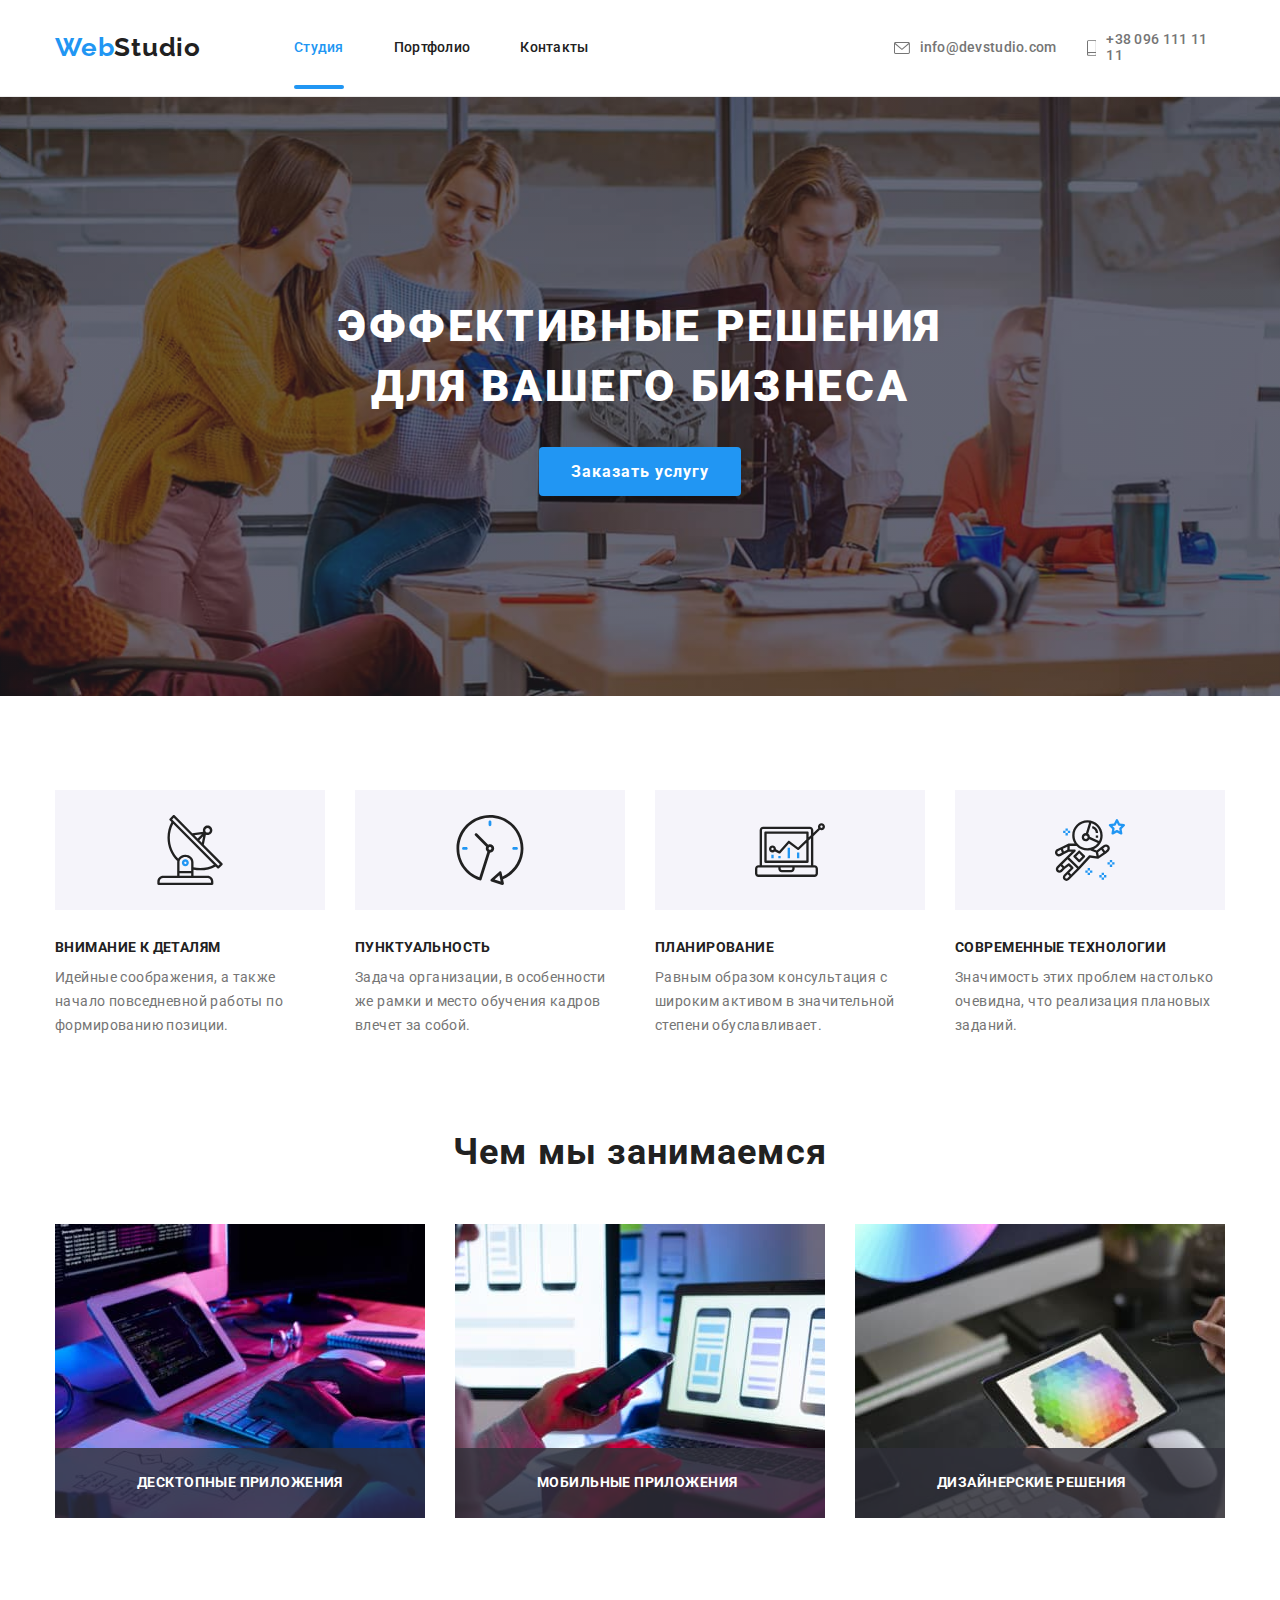
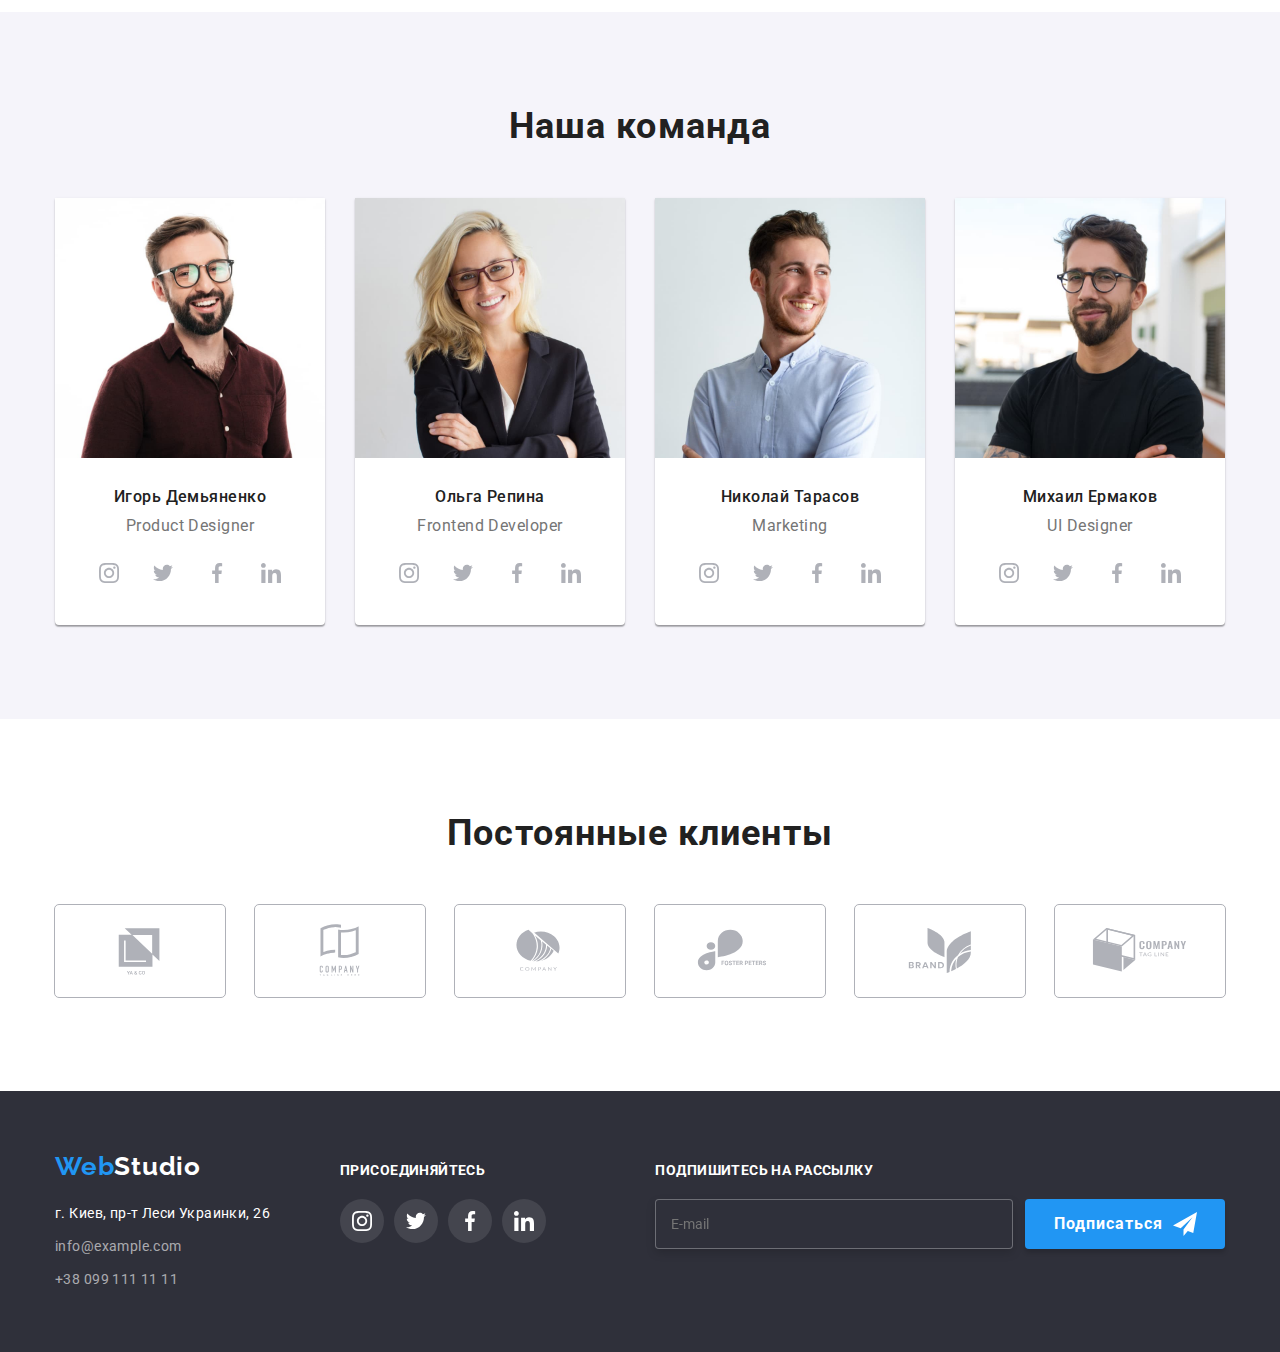
<file: index.html>
<!DOCTYPE html>
<html lang="ru">
<head>
    <meta charset="UTF-8">
    <meta http-equiv="X-UA-Compatible" content="IE=edge">
    <meta name="viewport" content="width=device-width, initial-scale=1.0">

    <link rel="preconnect" href="https://fonts.googleapis.com">
    <link rel="preconnect" href="https://fonts.gstatic.com" crossorigin>
    <link href="https://fonts.googleapis.com/css2?family=Raleway:wght@700&family=Roboto:wght@400;500;700;900&display=swap"
    rel="stylesheet">
    <link rel="stylesheet" href="https://cdnjs.cloudflare.com/ajax/libs/modern-normalize/1.1.0/modern-normalize.min.css">
    <link rel="stylesheet" href="./css/styles.css" />
    <title>Студия</title>
</head>
<body>
    <header>
        <div class="container navigation">
            <!-- Главная навигация -->
            <nav class="main-nav">
            <!-- Лого -->
                <a href="/" class="logo-header">Web<span class="logo-black">Studio</span></a>
                <!-- Навигация на другие страницы -->
                <ul class="site-nav list">
                    <li class="item"><a href="./index.html" class="link current">Студия</a></li>
                    <li class="item"><a href="./portfolio.html" class="link">Портфолио</a></li>
                    <li class="item"><a href="./contacts" class="link">Контакты</a></li>
                </ul>
            </nav>
            <ul class="contact list">
                    <!-- Ссылка на адрес электронной почты  -->
                <li class="item">
                    <a class="link" href="mailto:info@devstudio.com">
                            <svg class="mail-icon">
                                <use href="./images/icons-defs.svg#icon-envelope">
                                </use>
                            </svg>
                        info@devstudio.com
                    </a>
                </li>
                    <!-- Ссылка на телефонный номер -->
                <li class="item">
                    <a class="link" href="tel:+380961111111">
                        <svg class="phone-icon">
                            <use href="./images/icons-defs.svg#icon-phone">
                            </use>
                        </svg>
                        +38 096 111 11 11
                    </a>
                </li>
            </ul>
        </div>
    </header>
    <main>
            <!-- Кнопка в шапке -->
            <section class="hero">
                <div class="container">
                    <h1 class="hero-heading">Эффективные решения <br> для вашего бизнеса</h1>
                    <button class="hero-button" type="button" data-modal-open><span class="button-center">Заказать услугу</span></button>
                </div>
            </section>
            <!-- Особенности -->
            <section class="features section">
                <div class="container">
                <h2 class="title hide">Особенности</h2>
                <ul class="list">
                    <li class="feature-card icon-antenna">
                        <div class="thumb">
                            <svg class="feature-icon">
                                <use href="./images/icons-defs.svg#icon-antenna"></use>
                            </svg>
                        </div>
                        <h3 class="feature-title">Внимание к деталям</h3>
                        <p class="text">Идейные соображения, а также начало повседневной работы по формированию позиции.</p>
                    </li>
                    <li class="feature-card icon-clock">
                        <div class="thumb">
                            <svg class="feature-icon">
                                <use href="./images/icons-defs.svg#icon-clock"></use>
                            </svg>
                        </div>
                        <h3 class="feature-title">Пунктуальность</h3>
                        <p class="text">Задача организации, в особенности же рамки и место обучения кадров влечет за собой.</p>
                    </li>
                    <li class="feature-card icon-diagram">
                        <div class="thumb">
                            <svg class="feature-icon">
                                <use href="./images/icons-defs.svg#icon-diagram"></use>
                            </svg>
                        </div>
                        <h3 class="feature-title">Планирование</h3>
                        <p class="text">Равным образом консультация с широким активом в значительной степени обуславливает.</p>
                    </li>
                    <li class="feature-card icon-astronaut">
                        <div class="thumb">
                            <svg class="feature-icon">
                                <use href="./images/icons-defs.svg#icon-astronaut"></use>
                            </svg>
                        </div>
                        <h3 class="feature-title">Современные технологии</h3>
                        <p class="text">Значимость этих проблем настолько очевидна, что реализация плановых заданий.</p>
                    </li>
                </ul>
                </div>
            </section>
            <!-- Чем мы занимаемся -->
            <section class="work section">
                <div class="container">
                    <h2 class="title">Чем мы занимаемся</h2>
                    <ul class="list">
                        <li class="work-item">
                            <div class="work-thumb">
                                <h3 class="work-title">Десктопные приложения</h3>
                                <img class="img-no-gap" src="images/img1.jpg" alt="Server code" width="370" />
                            </div>
                        </li>
                        <li class="work-item">
                            <div class="work-thumb">
                                <p class="work-title">Мобильные приложения</p>
                                <img class="img-no-gap" src="images/img2.jpg" alt="Mobile App" width="370" />
                            </div>
                        </li>
                        <li class="work-item">
                            <div class="work-thumb">
                                <p class="work-title">Дизайнерские решения</p>
                                <img class="img-no-gap" src="images/img3.jpg" alt="Design" width="370" />
                            </div>
                        </li>
                    </ul>
                </div>
            </section>
            <!-- Наша команда -->
            <section class="team section">
                <div class="container">
                <h2 class="title">Наша команда</h2>
                <ul class="list">
                    <li class="item-card">
                        <img class="img-no-gap" src="images/imgpd.jpg" alt="Product Designer" width="270" />
                        <div class="bottom-card">
                            <h3 class="member-title product-designer">Игорь Демьяненко</h3>
                            <p class="text">Product Designer</p>
                            <ul class="socials list">
                                <li class="social">
                                    <a href="" class="link icon-instgram">
                                        <svg class="social-icon">
                                            <use href="./images/icons-defs.svg#icon-instagram-2">
                                            </use>
                                        </svg>
                                    </a>
                                </li>
                                <li class="social">
                                    <a href="" class="link icon-twitter">
                                        <svg class="social-icon">
                                            <use href="./images/icons-defs.svg#icon-twitter-1">
                                            </use>
                                        </svg>
                                    </a>
                                </li>
                                <li class="social">
                                    <a href="" class="link icon-facebook">
                                        <svg class="social-icon">
                                            <use href="./images/icons-defs.svg#icon-facebook-1">
                                            </use>
                                        </svg>
                                    </a>
                                </li>
                                <li class="social">
                                    <a href="" class="link icon-linkedin">
                                        <svg class="social-icon">
                                            <use href="./images/icons-defs.svg#icon-linkedin-1">
                                            </use>
                                        </svg>
                                    </a>
                                </li>
                            </ul>
                        </div>
                    </li>
                    <li class="item-card">
                        <img class="img-no-gap" src="images/imgfd.jpg" alt="Frontend Developer" width="270" />
                        <div class="bottom-card">
                            <h3 class="member-title frontend-developer">Ольга Репина</h3>
                            <p class="text">Frontend Developer</p>
                            <ul class="socials list">
                                <li class="social">
                                    <a href="" class="link icon-instgram">
                                        <svg class="social-icon">
                                            <use href="./images/icons-defs.svg#icon-instagram-2">
                                            </use>
                                        </svg>
                                    </a>
                                </li>
                                <li class="social">
                                    <a href="" class="link icon-twitter">
                                        <svg class="social-icon">
                                            <use href="./images/icons-defs.svg#icon-twitter-1">
                                            </use>
                                        </svg>
                                    </a>
                                </li>
                                <li class="social">
                                    <a href="" class="link icon-facebook">
                                        <svg class="social-icon">
                                            <use href="./images/icons-defs.svg#icon-facebook-1">
                                            </use>
                                        </svg>
                                    </a>
                                </li>
                                <li class="social">
                                    <a href="" class="link icon-linkedin">
                                        <svg class="social-icon">
                                            <use href="./images/icons-defs.svg#icon-linkedin-1">
                                            </use>
                                        </svg>
                                    </a>
                                </li>
                            </ul>
                        </div>
                    </li>
                    <li class="item-card">
                        <img class="img-no-gap" src="images/imgmark.jpg" alt="Marketing" width="270" />
                        <div class="bottom-card">
                            <h3 class="member-title marketing">Николай Тарасов</h3>
                            <p class="text">Marketing</p>
                            <ul class="socials list">
                                <li class="social">
                                    <a href="" class="link icon-instgram">
                                        <svg class="social-icon">
                                            <use href="./images/icons-defs.svg#icon-instagram-2">
                                            </use>
                                        </svg>
                                    </a>
                                </li>
                                <li class="social">
                                    <a href="" class="link icon-twitter">
                                        <svg class="social-icon">
                                            <use href="./images/icons-defs.svg#icon-twitter-1">
                                            </use>
                                        </svg>
                                    </a>
                                </li>
                                <li class="social">
                                    <a href="" class="link icon-facebook">
                                        <svg class="social-icon">
                                            <use href="./images/icons-defs.svg#icon-facebook-1">
                                            </use>
                                        </svg>
                                    </a>
                                </li>
                                <li class="social">
                                    <a href="" class="link icon-linkedin">
                                        <svg class="social-icon">
                                            <use href="./images/icons-defs.svg#icon-linkedin-1">
                                            </use>
                                        </svg>
                                    </a>
                                </li>
                            </ul>
                        </div>
                    </li>
                    <li class="item-card">
                        <img class="img-no-gap" src="images/imguid.jpg" alt="UI Designer" width="270" />
                        <div class="bottom-card">
                            <h3 class="member-title designer">Михаил Ермаков</h3>
                            <p class="text">UI Designer</p>
                            <ul class="socials list">
                                <li class="social">
                                    <a href="" class="link icon-instgram">
                                        <svg class="social-icon">
                                            <use href="./images/icons-defs.svg#icon-instagram-2">
                                            </use>
                                        </svg>
                                    </a>
                                </li>
                                <li class="social">
                                    <a href="" class="link icon-twitter">
                                        <svg class="social-icon">
                                            <use href="./images/icons-defs.svg#icon-twitter-1">
                                            </use>
                                        </svg>
                                    </a>
                                </li>
                                <li class="social">
                                    <a href="" class="link icon-facebook">
                                        <svg class="social-icon">
                                            <use href="./images/icons-defs.svg#icon-facebook-1">
                                            </use>
                                        </svg>
                                    </a>
                                </li>
                                <li class="social">
                                    <a href="" class="link icon-linkedin">
                                        <svg class="social-icon">
                                            <use href="./images/icons-defs.svg#icon-linkedin-1">
                                            </use>
                                        </svg>
                                    </a>
                                </li>
                            </ul>
                        </div>
                    </li>
                </ul>
                </div>
            </section>
            <section class="clients section">
                <div class="container">
                <h2 class="title">Постоянные клиенты</h2>
                    <ul class="list">
                        <li class="client">
                            <a href="" class="link">
                                <div class="client thumb client-thumb">
                                    <svg class="client-icon">
                                        <use href="./images/icons-defs.svg#icon-yaco">
                                        </use>
                                    </svg>
                                </div>
                            </a>
                        </li>
                        <li class="client">
                            <a href="" class="link">
                                <div class="client thumb client-thumb">
                                    <svg class="client-icon">
                                        <use href="./images/icons-defs.svg#icon-tagline">
                                        </use>
                                    </svg>
                                </div>
                            </a>
                        </li>
                        <li class="client">
                            <a href="" class="link">
                                <div class="client thumb client-thumb">
                                    <svg class="client-icon">
                                        <use href="./images/icons-defs.svg#icon-company">
                                        </use>
                                    </svg>
                                </div>
                            </a>
                        </li>
                        <li class="client">
                            <a href="" class="link">
                                <div class="client thumb client-thumb">
                                    <svg class="client-icon">
                                        <use href="./images/icons-defs.svg#icon-foster">
                                        </use>
                                    </svg>
                                </div>
                            </a>
                        </li>
                        <li class="client">
                            <a href="" class="link">
                                <div class="client thumb client-thumb">
                                    <svg class="client-icon">
                                        <use href="./images/icons-defs.svg#icon-brand">
                                        </use>
                                    </svg>
                                </div>
                            </a>
                        </li>
                        <li class="client">
                            <a href="" class="link">
                                <div class="client thumb client-thumb">
                                    <svg class="client-icon">
                                        <use href="./images/icons-defs.svg#icon-compbox">
                                        </use>
                                    </svg>
                                </div>
                            </a>
                        </li>
                    </ul>
                </div>
            </section>
    </main>
    <footer class="footer">
            <div class="container">
                <div class="footer-wraper">
                    <!-- Лого -->
                    <a href="/" class="logo-footer">Web<span class="logo-white">Studio</span></a>
                    <address>
                        <ul class="address list">
                            <!-- Ссылка на на карту с указанным адресом -->
                            <li class="item"><a class="map" href="https://goo.gl/maps/9BJSukgXdeU1Tu847" target="_blank" rel="noopener">г. Киев, пр-т Леси Украинки, 26</a></li>
                            <!-- Ссылка на адрес электронной почты  -->
                            <li class="item"><a class="link" href="mailto:info@example.com">info@example.com</a></li>
                            <!-- Ссылка на телефонный номер -->
                            <li class="item"><a class="link" href="tel:+380991111111">+38 099 111 11 11</a></li>
                        </ul>
                    </address>
                </div>
                <div class="join">
                    <p class="join-heading">присоединяйтесь</p>
                    <ul class="socials list">
                        <li class="social">
                                <a href="" class="link icon-instgram">
                                <svg class="social-icon">
                                    <use href="./images/icons-defs.svg#icon-instagram-2">
                                    </use>
                                </svg>
                            </a>
                        </li>
                        <li class="social">
                            <a href="" class="link icon-twitter">
                                <svg class="social-icon">
                                    <use href="./images/icons-defs.svg#icon-twitter-1">
                                    </use>
                                </svg>
                            </a>
                        </li>
                        <li class="social">
                            <a href="" class="link icon-facebook">
                                <svg class="social-icon">
                                    <use href="./images/icons-defs.svg#icon-facebook-1">
                                    </use>
                                </svg>
                            </a>
                        </li>
                        <li class="social">
                            <a href="" class="link icon-linkedin">
                                <svg class="social-icon">
                                    <use href="./images/icons-defs.svg#icon-linkedin-1">
                                    </use>
                                </svg>
                            </a>
                        </li>
                    </ul>
                </div>
                <div class="subscribe">
                    <p class="mailing-list">подпишитесь на рассылку</p>
                    <div class="subscribe-item">
                        <input style="color: var(--white-color);" type="email" name="email" placeholder="E-mail">
                        <button type="submit" class="subscription">Подписаться
                            <svg class="subscribe-icon">
                                <use href="./images/icons-defs.svg#icon-icon-send"></use>
                            </svg>
                        </button>
                    </div>
                </div>
            </div>
    </footer>

        <!-- Backdrop -->
        <div class="backdrop is-hidden" data-modal>
            <div class="modal">
                <p class="heading-form">Оставьте свои данные, мы вам перезвоним</p>
                <div class="modal-form">
                    <div class="wraper">
                        <label class="label" for="name">Имя</label>
                        <input class="input" type="text" name="name" id="name" autocomplete="on" />
                            <svg class="user-icon form-icon">
                                <use href="./images/icons-defs.svg#icon-person"></use>
                            </svg>
                        <label class="label" for="number">Телефон</label>
                        <input class="input" type="number" name="number" id="number" autocomplete="on" />
                            <svg class="form-phone-icon form-icon">
                                <use href="./images/icons-defs.svg#icon-phone-black"></use>
                            </svg>
                        <label class="label" for="email">Почта</label>
                        <input class="input" type="email" name="email" id="email" autocomplete="on" />
                            <svg class="form-email-icon form-icon">
                                <use href="./images/icons-defs.svg#icon-email-black"></use>
                            </svg>
                        <label class="label" for="feedback">Комментарий</label>
                        <textarea class="comment" name="feedback" id="feedback" rows="5" placeholder="Введите текст"></textarea>

                        <div class="wraper-submit">
                        <label class="agreement" for="agreement">
                            <input class="check__input" type="checkbox" name="agreement" value="agreement" id="agreement">
                            <span class="check__box"></span>
                            Соглашаюсь с рассылкой и принимаю <a href="#">Условия договора</a>
                        </label>
                        
                        <button class="submit-form" type="submit">Отправить</button>
                        </div>
                    </div>
                </div>

                <button type="button" class="close-modal" data-modal-close>
                    <svg class="modal-icon">
                        <use href="./images/icons-defs.svg#icon-close-modal"></use>
                    </svg>
                </button>
            </div>
        </div>
        <!-- Modal script -->
        <script src="./js/modal.js"></script>
</body>
</html>
</file>
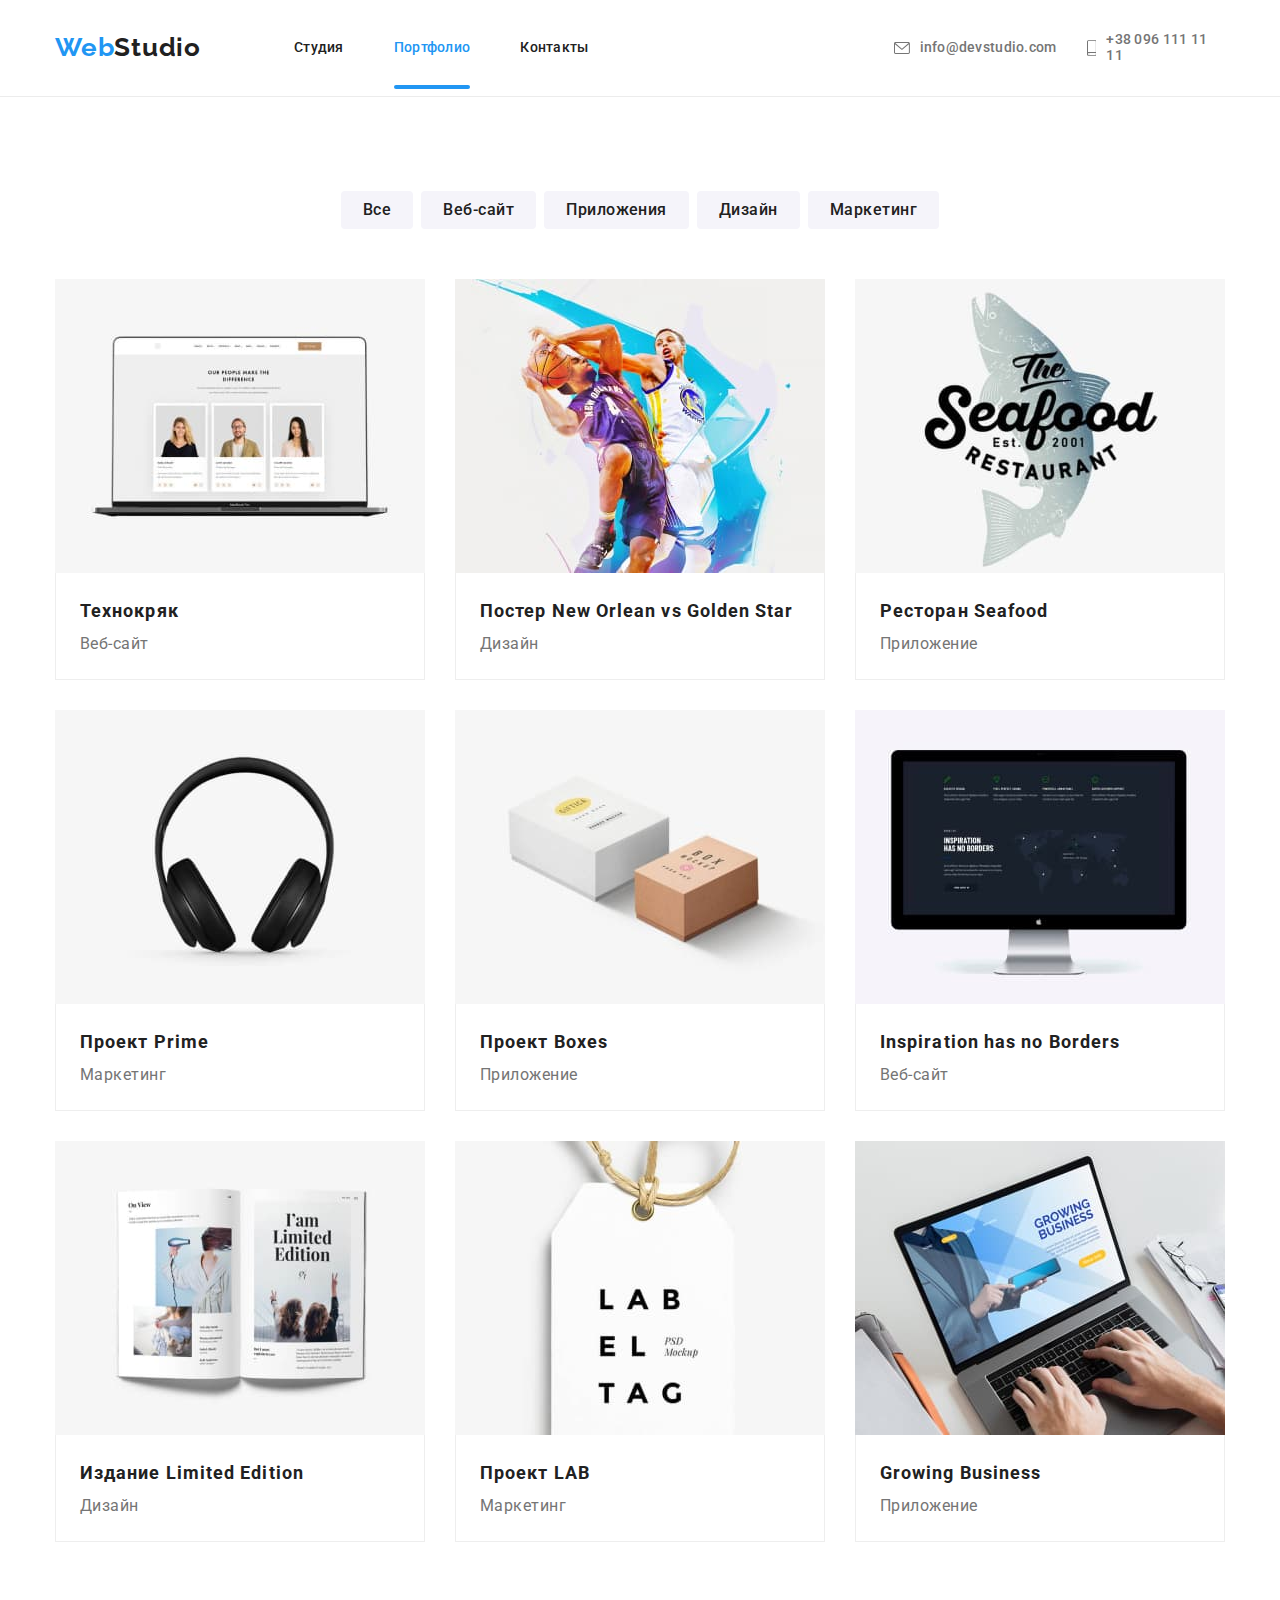
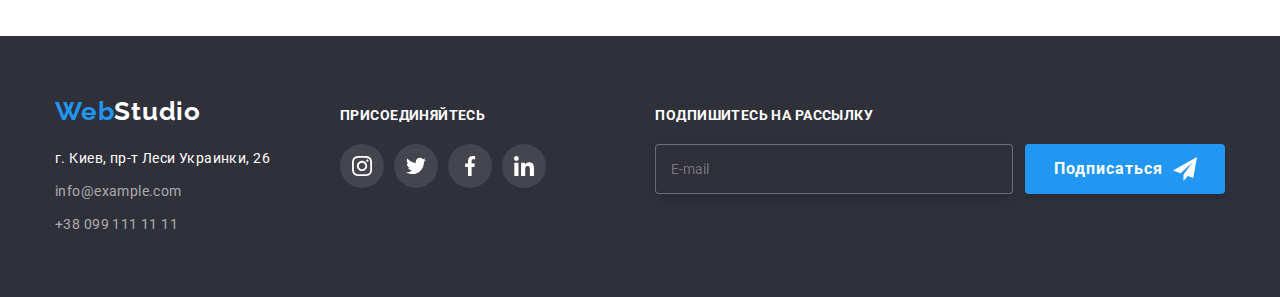
<file: portfolio.html>
<!DOCTYPE html>
<html lang="ru">

<head>
    <meta charset="UTF-8">
    <meta http-equiv="X-UA-Compatible" content="IE=edge">
    <meta name="viewport" content="width=device-width, initial-scale=1.0">

    <link rel="preconnect" href="https://fonts.googleapis.com">
    <link rel="preconnect" href="https://fonts.gstatic.com" crossorigin>
    <link href="https://fonts.googleapis.com/css2?family=Raleway:wght@700&family=Roboto:wght@400;500;700;900&display=swap"
    rel="stylesheet">
    <link rel="stylesheet" href="https://cdnjs.cloudflare.com/ajax/libs/modern-normalize/1.1.0/modern-normalize.min.css">
    <link rel="stylesheet" href="./css/styles.css" />
    <title>Портфолио</title>
</head>

<body>
    <header>
        <div class="container navigation">
            <!-- Главная навигация -->
            <nav class="main-nav">
                <!-- Лого -->
                <a href="/" class="logo-header">Web<span class="logo-black">Studio</span></a>
                <!-- Навигация на другие страницы -->
                <ul class="site-nav list">
                    <li class="item"><a href="./index.html" class="link">Студия</a></li>
                    <li class="item"><a href="./portfolio.html" class="link current">Портфолио</a></li>
                    <li class="item"><a href="./contacts" class="link">Контакты</a></li>
                </ul>
            </nav>
            <ul class="contact list">
                <!-- Ссылка на адрес электронной почты  -->
                <li class="item">
                    <a class="link" href="mailto:info@devstudio.com">
                        <svg class="mail-icon">
                            <use href="./images/icons-defs.svg#icon-envelope">
                            </use>
                        </svg>
                        info@devstudio.com
                    </a>
                </li>
                <!-- Ссылка на телефонный номер -->
                <li class="item">
                    <a class="link" href="tel:+380961111111">
                        <svg class="phone-icon">
                            <use href="./images/icons-defs.svg#icon-phone">
                            </use>
                        </svg>
                        +38 096 111 11 11
                    </a>
                </li>
            </ul>
        </div>
    </header>   
    <main>
        <section>
        <div class="container section">
        <h1 class="portfolio-title hide">Портфолио</h1>
            <ul class="buttons list">
                <li class="item"><button class="button all" type="button">Все</button></li>
                <li class="item"><button class="button site" type="button">Веб-сайт</button></li>
                <li class="item"><button class="button app" type="button">Приложения</button></li>
                <li class="item"><button class="button design" type="button">Дизайн</button></li>
                <li class="item"><button class="button marketing" type="button">Маркетинг</button></li>
            </ul>    
            
            <ul class="project-cards list">
                <li class="project-item">
                    <a href="">
                        <div class="project-thumb">
                            <p class="project-text">Ресурс предлагает комплексные предложения с разным уровнем функционала и сервисов. Все это позволит посетителю получить исчерпывающие сведения о компании или частном лице.</p>
                            <img class="img-no-gap" src="./images/imgtechkrya.jpg" alt="Технокряк" width="370" />
                        </div>
                        <div class="btm-border">
                            <h2 class="title">Технокряк</h2>
                            <p>Веб-сайт</p>
                        </div>
                    </a>
                </li>
                <li class="project-item">
                    <a href="">
                        <div class="project-thumb">
                            <p class="project-text">Lorem ipsum, dolor sit amet consectetur adipisicing elit. Repudiandae nostrum consequuntur impedit magni suscipit, modi odio quibusdam praesentium odit nihil unde iure!</p>
                            <img class="img-no-gap" src="./images/imgbb.jpg" alt="Постер New Orlean vs Golden Star" width="370" />
                        </div>
                        <div class="btm-border">
                            <h2 class="title">Постер New Orlean vs Golden Star</h2>
                            <p>Дизайн</p>
                        </div>
                    </a>
                </li>
                <li class="project-item">
                    <a href="">
                        <div class="project-thumb">
                            <p class="project-text">Lorem ipsum, dolor sit amet consectetur adipisicing elit. Repudiandae nostrum consequuntur impedit magni
                                suscipit, modi odio quibusdam praesentium odit nihil unde iure!</p>
                            <img class="img-no-gap" src="./images/imgseafood.jpg" alt="" width="370" />
                        </div>
                        <div class="btm-border">
                            <h2 class="title">Ресторан Seafood</h2>
                            <p>Приложение</p>
                        </div>
                    </a>
                </li>
                <li class="project-item">
                    <a href="">
                        <div class="project-thumb">
                            <p class="project-text">Lorem ipsum, dolor sit amet consectetur adipisicing elit. Repudiandae nostrum consequuntur impedit magni
                                suscipit, modi odio quibusdam praesentium odit nihil unde iure!</p>
                            <img class="img-no-gap" src="./images/imgprime.jpg" alt="Проект Prime" width="370" />
                        </div>    
                        <div class="btm-border">
                            <h2 class="title">Проект Prime</h2>
                            <p>Маркетинг</p>
                        </div>
                    </a>
                </li>
                <li class="project-item">
                    <a href="">
                        <div class="project-thumb">
                            <p class="project-text">Lorem ipsum, dolor sit amet consectetur adipisicing elit. Repudiandae nostrum consequuntur impedit magni
                                suscipit, modi odio quibusdam praesentium odit nihil unde iure!</p>
                            <img class="img-no-gap" src="./images/imgboxes.jpg" alt="Проект Boxes" width="370" />
                        </div>
                        <div class="btm-border">
                            <h2 class="title">Проект Boxes</h2>
                            <p>Приложение</p>
                        </div>
                    </a>
                </li>
                <li class="project-item">
                    <a href="">
                        <div class="project-thumb">
                            <p class="project-text">Lorem ipsum, dolor sit amet consectetur adipisicing elit. Repudiandae nostrum consequuntur impedit magni
                                suscipit, modi odio quibusdam praesentium odit nihil unde iure!</p>
                            <img class="img-no-gap" src="./images/imginsp.jpg" alt="Inspiration has no Borders" width="370" />
                        </div>
                        <div class="btm-border">
                            <h2 class="title">Inspiration has no Borders</h2>
                            <p>Веб-сайт</p>
                        </div>
                    </a>
                </li>
                <li class="project-item">
                    <a href="">
                        <div class="project-thumb">
                            <p class="project-text">Lorem ipsum, dolor sit amet consectetur adipisicing elit. Repudiandae nostrum consequuntur impedit magni
                                suscipit, modi odio quibusdam praesentium odit nihil unde iure!</p>
                            <img class="img-no-gap" src="./images/imglimedi.jpg" alt="Издание Limited Edition" width="370" />
                        </div>
                        <div class="btm-border">
                            <h2 class="title">Издание Limited Edition</h2>
                            <p>Дизайн</p>
                        </div>
                    </a>
                </li>
                <li class="project-item">
                    <a href="">
                        <div class="project-thumb">
                            <p class="project-text">Lorem ipsum, dolor sit amet consectetur adipisicing elit. Repudiandae nostrum consequuntur impedit magni
                                suscipit, modi odio quibusdam praesentium odit nihil unde iure!</p>
                            <img class="img-no-gap" src="./images/imglab.jpg" alt="Проект LAB" width="370" />
                        </div>
                        <div class="btm-border">
                            <h2 class="title">Проект LAB</h2>
                            <p>Маркетинг</p>
                        </div>
                    </a>
                </li>
                <li class="project-item">
                    <a href="">
                        <div class="project-thumb">
                            <p class="project-text">Lorem ipsum, dolor sit amet consectetur adipisicing elit. Repudiandae nostrum consequuntur impedit magni
                                suscipit, modi odio quibusdam praesentium odit nihil unde iure!</p>
                            <img class="img-no-gap" src="./images/imggrowbus.jpg" alt="Growing Business" width="370" />
                        </div>    
                        <div class="btm-border">
                            <h2 class="title">Growing Business</h2>
                            <p>Приложение</p>
                        </div>
                    </a>
                </li>
            </ul>
        </div>
        </section>
    </main>
        <footer class="footer">
            <div class="container">
                <div class="footer-wraper">
                    <!-- Лого -->
                    <a href="/" class="logo-footer">Web<span class="logo-white">Studio</span></a>
                    <address>
                        <ul class="address list">
                            <!-- Ссылка на на карту с указанным адресом -->
                            <li class="item"><a class="map" href="https://goo.gl/maps/9BJSukgXdeU1Tu847" target="_blank"
                                    rel="noopener">г. Киев, пр-т Леси Украинки, 26</a></li>
                            <!-- Ссылка на адрес электронной почты  -->
                            <li class="item"><a class="link" href="mailto:info@example.com">info@example.com</a></li>
                            <!-- Ссылка на телефонный номер -->
                            <li class="item"><a class="link" href="tel:+380991111111">+38 099 111 11 11</a></li>
                        </ul>
                    </address>
                </div>
                <div class="join">
                    <p class="join-heading">присоединяйтесь</p>
                    <ul class="socials list">
                        <li class="social">
                            <a href="" class="link icon-instgram">
                                <svg class="social-icon">
                                    <use href="./images/icons-defs.svg#icon-instagram-2">
                                    </use>
                                </svg>
                            </a>
                        </li>
                        <li class="social">
                            <a href="" class="link icon-twitter">
                                <svg class="social-icon">
                                    <use href="./images/icons-defs.svg#icon-twitter-1">
                                    </use>
                                </svg>
                            </a>
                        </li>
                        <li class="social">
                            <a href="" class="link icon-facebook">
                                <svg class="social-icon">
                                    <use href="./images/icons-defs.svg#icon-facebook-1">
                                    </use>
                                </svg>
                            </a>
                        </li>
                        <li class="social">
                            <a href="" class="link icon-linkedin">
                                <svg class="social-icon">
                                    <use href="./images/icons-defs.svg#icon-linkedin-1">
                                    </use>
                                </svg>
                            </a>
                        </li>
                    </ul>
                </div>
                <div class="subscribe">
                    <p class="mailing-list">подпишитесь на рассылку</p>
                    <div class="subscribe-item">
                        <input style="color: var(--white-color);" type="email" name="email" placeholder="E-mail">
                        <button type="submit" class="subscription">Подписаться
                            <svg class="subscribe-icon">
                                <use href="./images/icons-defs.svg#icon-icon-send"></use>
                            </svg>
                        </button>
                    </div>
                </div>
            </div>
        </footer>
</body>
</file>
<file: css/styles.css>
*,
*::before,
*::after {
  box-sizing: border-box;
}

:root {
  --primary-text-color: #757575;
  --secondary-text-color: #212121;
  --white-color: #ffffff;
  --accent-color: #2196f3;
  --main-background-color: #ffffff;
  --secondary-background-color: #f5f4fa;
  --footer-color: #2f303a;
  --icon-primary-color: #afb1b8;
  --overlay-background: rgba(0, 0, 0, 0.2);
}

header {
  border-bottom: 1px solid #ececec;
  background: var(--white-color);
}

body {
  background-color: var(--main-background-color);
  color: var(--primary-text-color);

  font-family: Roboto, sans-serif;
  font-size: 14px;
  letter-spacing: 0.03em;
}

footer {
  background: var(--footer-color);
      padding-top: 60px;
    padding-bottom: 60px;
}

address {
  font-style: normal;

  line-height: 1.71;
  margin-top: 20px;
}

ul {
  padding-inline-start: 0px;
  margin-block-start: 1em;
  margin-block-end: 1em;
}

h1,
h2,
h3,
h4,
h5,
h6,
p {
  margin-block-start: 0;
  margin-block-end: 0;
}

.img-no-gap {
  display: block;
}

.vector {
  display: block;
}

.container {
  width: 1200px;
  padding: 0 15px;
  margin: 0 auto;
}

.footer .container {
  display: flex;
  align-items: baseline;
}

.section {
  padding-top: 94px;
  padding-bottom: 94px;
}

.container .section {
  padding-top: 0px;
  padding-bottom: 94px;
}

.hide {
  position: absolute;
  width: 1px;
  height: 1px;
  margin: -1px;
  border: 0;
  padding: 0;
  white-space: nowrap;
  clip-path: inset(100%);
  clip: rect(0 0 0 0);
  overflow: hidden;
}

/* Logo */

.logo-header {
  font-family: "Raleway";
  font-weight: 700;
  font-size: 26px;
  line-height: 1.19;

  letter-spacing: 0.03em;

  color: var(--accent-color);

  text-decoration: none;
}

.logo-black {
  font-family: "Raleway";

  font-weight: 700;
  font-size: 26px;
  line-height: 1.19;
  color: var(--secondary-text-color);

  letter-spacing: 0.03em;

  text-decoration: none;
}

.logo-white {
  font-family: "Raleway";
  font-weight: 700;
  font-size: 26px;
  line-height: 1.19;

  color: var(--white-color);
  text-decoration: none;
}

.logo-footer {
  font-family: "Raleway";
  font-weight: 700;
  font-size: 26px;
  line-height: 1.19;

  letter-spacing: 0.03em;

  color: var(--accent-color);
  text-decoration: none;
}

/* List */

.list {
  list-style: none;
  padding: 0;
  margin: 0;
}

/* Site nav */

.main-nav {
  display: flex;
  align-items: center;
}

.site-nav {
  display: flex;
  margin-left: 93px;
  padding-top: 32px;
  padding-bottom: 32px;

  font-weight: 500;
  font-size: 14px;
  line-height: 1.14;
  letter-spacing: 0.02em;
}

.navigation {
  display: flex;
}

.site-nav .item {
  position: relative;
}

.site-nav .item + .item {
  margin-left: 50px;
}

.contact {
  display: flex;
  align-items: center;
  margin-left: 305px;

  font-weight: 500;
  font-size: 14px;
  line-height: 1.14;
  letter-spacing: 0.02em;
}

.contact .item + .item {
  margin-left: 30px;
}

.site-nav .link {
  padding: 32px 0;
  text-decoration: none;
  color: var(--secondary-text-color);

  transition-property: color;
  transition-duration: 250ms;
  transition-timing-function: cubic-bezier(0.4, 0, 0.2, 1);
}
.site-nav .link:hover,
.site-nav .link:focus {
  color: var(--accent-color);
}
.site-nav .link.current {
  color: var(--accent-color);
}

.link.current::after {
  display: block;
  position: absolute;

  content: "";
  width: 100%;
  height: 4px;
  background-color: var(--accent-color);
  border-radius: 2px;

  bottom: -33px;
}

a .link.current {
  position: relative;
}

.contact .link {
  align-items: center;
  display: flex;
  padding: 32px 0;
  text-decoration: none;
  color: var(--primary-text-color);

  transition-property: color;
  transition-duration: 250ms;
  transition-timing-function: cubic-bezier(0.4, 0, 0.2, 1);
}
.contact .link:hover,
.contact .link:focus {
  color: var(--accent-color);
}

.contact .link:hover .mail-icon {
  fill: var(--accent-color);
}
.contact .link:focus .mail-icon {
  fill: var(--accent-color);
}

.contact .link:hover .phone-icon {
  fill: var(--accent-color);
}
.contact .link:focus .phone-icon {
  fill: var(--accent-color);
}
/* Hero */

.hero {
  background-color: var(--footer-color);

  text-align: center;

  max-width: 1600px;
  margin-left: auto;
  margin-right: auto;

  background-image: linear-gradient(
      to right,
      rgba(47, 48, 58, 0.4),
      rgba(47, 48, 58, 0.4)
    ),
    url(../images/hero_background.jpg);
  background-repeat: no-repeat;
  background-position: center;
  background-size: cover;

  padding-top: 200px;
  padding-bottom: 200px;
}

.hero-heading {
  display: block;

  font-weight: 900;
  font-size: 44px;
  line-height: 1.36;
  text-align: center;
  letter-spacing: 0.06em;
  text-transform: uppercase;

  color: var(--white-color);
}

.hero-button {
  background-color: var(--accent-color);
  color: var(--white-color);
  cursor: pointer;

  box-shadow: 0px 4px 4px rgba(0, 0, 0, 0.15);
  border-radius: 4px;
  border: none;

  letter-spacing: 0.06em;

  padding: 10px 32px;
  margin-top: 30px;
}

.button-center {
  /* Заказать услугу */

  font-weight: 700;
  font-size: 16px;
  line-height: 1.87;

  letter-spacing: 0.06em;
}

/* Features */

.features .list {
  display: flex;
  flex-wrap: wrap;
}

.feature-card {
  width: 270px;
  margin-right: 30px;
}

.feature-card:nth-child(4n) {
  margin-right: 0px;
}

.features .title {
  color: var(--secondary-text-color);

  font-size: 36px;
  line-height: 1.16;

  letter-spacing: 0.03em;
}

.feature-title {
  font-weight: 700;
  font-size: 14px;
  line-height: 1.14;
  letter-spacing: 0.03em;
  text-transform: uppercase;

  color: var(--secondary-text-color);

  margin-bottom: 10px;
}

.features .text {
  font-weight: 400;
  font-size: 14px;
  line-height: 1.71;

  letter-spacing: 0.03em;
}

/* Work */

.work {
  padding-top: 0px;
}

.thumb {
  background: var(--secondary-background-color);
  display: flex;
  align-items: center;
  justify-content: center;
  height: 120px;
  margin-bottom: 30px;
}

.feature-icon {
  width: 70px;
  height: 70px;
  color: var(--white-color);
  fill: var(--icon-primary-color);
}

.project-item {
  width: 370px;

  margin-top: 30px;
  margin-right: 30px;
}
.project-item:nth-child(3n) {
  margin-right: 0px;
}

.project-cards {
  margin-top: -30px;
  margin-right: -30px;
  display: flex;
  flex-wrap: wrap;
}

/* ДЗ 5 ниже */

.work-thumb {
  position: relative;
}

.work-thumb::before {
  display: inline-block;
  position: absolute;
  bottom: 0;
  left: 0;
  content: "";
  width: 100%;
  height: 70px;
  background-color: rgba(47, 48, 58, 0.8);
}

.work-title {
  position: absolute;

  font-weight: 700;
  font-size: 14px;
  line-height: 1.14;
  letter-spacing: 0.03em;
  text-transform: uppercase;

  padding: 27px 82px;
  bottom: 0;
  left: 0;

  width: 100%;

  color: var(--white-color);
}

.project-thumb {
  overflow: hidden;
  position: relative;
}

.project-thumb::before {
  display: inline-block;
  position: absolute;

  content: "";
  width: 100%;
  height: 100%;
  background-color: rgba(33, 150, 243, 0.9);

  transform: translateY(101%);
  transition: transform 250ms cubic-bezier(0.4, 0, 0.2, 1);
}

.project-thumb .project-text {
  width: 100%;
  padding: 63px 24px;

  position: absolute;
  top: 50%;
  left: 50%;
  transform: translate(-50%, 30%);
  transition: transform 250ms cubic-bezier(0.4, 0, 0.2, 1);

  color: var(--white-color);

  font-size: 18px;
  line-height: 1.55;

  opacity: 0;

}

.project-cards a:hover .project-text {
  transform: translate(-50%, -50%);
  opacity: 1;
}

.project-cards a:hover .project-thumb::before {
  transform: translateY(0);
  opacity: 1;
}

.project-cards a:focus .project-text {
  transform: translate(-50%, -50%);
  opacity: 1;
}

.project-cards a:focus .project-thumb::before {
  transform: translateY(0);
  opacity: 1;
}

/* ДЗ 5 конец */

.btm-border {
  border-bottom: 1px solid #eeeeee;
  border-left: 1px solid #eeeeee;
  border-right: 1px solid #eeeeee;

  padding: 20px 24px;
}

.work-item {
  display: flex;
  flex-wrap: wrap;
  width: 370px;
  margin-right: 30px;
}

.work .title {
  font-size: 36px;
  line-height: 1.16;
  letter-spacing: 0.03em;
  text-align: center;

  color: var(--secondary-text-color);
}

.work .list {
  display: flex;
  flex-wrap: wrap;
  margin-top: 50px;
}

.list.item:nth-child(3n) {
  margin-right: 0px;
}

.work-item:nth-child(3n) {
  margin-right: 0px;
}

/* Team */

.team {
  background-color: var(--secondary-background-color);
}

.item-card {
  width: 270px;
  background: #ffffff;
  box-shadow: 0px 1px 3px rgb(0 0 0 / 12%), 0px 1px 1px rgb(0 0 0 / 14%),
    0px 2px 1px rgb(0 0 0 / 20%);
  border-radius: 0px 0px 4px 4px;
}

.team .title {
  font-size: 36px;
  line-height: 1.16;
  text-align: center;
  letter-spacing: 0.03em;

  color: var(--secondary-text-color);
}

.team .list {
  margin-top: 50px;
  display: flex;
}

.member-title {
  top: 1925px;

  font-weight: 500;
  font-size: 16px;
  line-height: 1.18;

  text-align: center;
  letter-spacing: 0.03em;

  color: var(--secondary-text-color);
}

.team .text {
  margin-top: 10px;
  font-size: 16px;
  line-height: 1.18;

  text-align: center;
  letter-spacing: 0.03em;
}

.list .item-card {
  margin-right: 30px;
}

.list .item-card:nth-child(4n) {
  margin-right: 0px;
}

.bottom-card {
  padding: 30px 0px;
}

/* ДЗ на проверке */

.item-card .social {
  margin-right: 10px;
}

.item-card .social:nth-child(4n) {
  margin-right: 0px;
}

.socials {
  align-items: center;
  justify-content: center;
  padding: 0;
  margin-top: 16px;
}

.socials.list {
  margin-top: 16px;
}

/* button */

/* button-icon */
.social-icon {
  padding: 12px;
  width: 44px;
  height: 44px;
  color: var(--white-color);
  fill: var(--icon-primary-color);

  transition-property: fill;
  transition-duration: 250ms;
  transition-timing-function: cubic-bezier(0.4, 0, 0.2, 1);
}

.social .link {
  border-radius: 50%;
  background: rgba(255, 255, 255, 0.1);
  display: flex;

  transition-property: background-color;
  transition-duration: 250ms;
  transition-timing-function: cubic-bezier(0.4, 0, 0.2, 1);
}

.social .link:hover,
.social .link:focus {
  background: var(--accent-color);
}

.social .link:hover .social-icon {
  fill: var(--white-color);
}
.social .link:focus .social-icon {
  fill: var(--white-color);
}

.mail-icon {
  margin-right: 10px;
  width: 16px;
  height: 12px;
  color: var(--white-color);
  fill: var(--primary-text-color);

  transition-property: fill;
  transition-duration: 250ms;
  transition-timing-function: cubic-bezier(0.4, 0, 0.2, 1);
}

.phone-icon {
  margin-right: 10px;
  width: 10px;
  height: 16px;
  color: var(--white-color);
  fill: var(--primary-text-color);

  transition-property: fill;
  transition-duration: 250ms;
  transition-timing-function: cubic-bezier(0.4, 0, 0.2, 1);
}

/* Эта часть на проверке */

/* Button */

.buttons {
  margin-bottom: 50px;

  display: flex;
  justify-content: center;
}

.buttons .item + .item {
  margin-left: 8px;
}

.button {
  cursor: pointer;
  background-color: var(--secondary-background-color);
  color: var(--secondary-text-color);
  border-radius: 4px;

  text-align: center;

  font-family: "Roboto";
  font-weight: 500;
  font-size: 16px;
  line-height: 1.62;
  letter-spacing: 0.03em;
  border: none;

  padding: 6px 22px;

  transition-property: background-color, color , box-shadow: 0px 0px 0px rgb(0 0 0 / 0%), 0px 0px 0px rgb(0 0 0 / 0%),
    0px 0px 0px rgb(0 0 0 / 0%);
  transition-duration: 250ms;
  transition-timing-function: cubic-bezier(0.4, 0, 0.2, 1);
}

.button:hover {
  background-color: var(--accent-color);
  color: var(--secondary-background-color);
}
.button:focus {
  background-color: var(--accent-color);
  color: var(--secondary-background-color);
}

.button.marketing:hover,
.button.marketing:focus,
.button.design:hover,
.button.design:focus,
.button.app:hover,
.button.app:focus,
.button.site:hover,
.button.site:focus,
.button.all:hover,
.button.all:focus {
  box-shadow: 0px 3px 1px rgba(0, 0, 0, 0.1), 0px 1px 2px rgba(0, 0, 0, 0.08),
    0px 2px 2px rgba(0, 0, 0, 0.12);
}

.filters .button {
  font-family: "Roboto";

  font-weight: 500;
  font-size: 16px;
  line-height: 1.62;

  text-align: center;
  letter-spacing: 0.03em;
  border: none;
}

/* Projects */

.title {
  font-family: "Roboto";
  font-style: normal;
  font-weight: 700;
  font-size: 18px;
  line-height: 2;

  letter-spacing: 0.06em;

  color: var(--secondary-text-color);
}

.features .title,
.projects-title,
.filters .title {
  visibility: hidden;
}

p {
  line-height: 30px;
  font-size: 16px;
  letter-spacing: 0.03em;
}

/* Clients */

.clients .title {
  font-size: 36px;
  line-height: 1.16;
  text-align: center;
  letter-spacing: 0.03em;

  color: var(--secondary-text-color);
}

.clients .list {
  margin-top: 50px;
  display: flex;
}

.clients li {
  margin-right: 30px;

  position: relative;
  width: 170px;
  height: 92px;
  margin-right: 30px;
}

.clients li:nth-child(6n) {
  margin-right: 0px;
}

.client .thumb {
  background-color: var(--white-color);
  
  position: absolute;
  height: 100%;
  width: 100%;
  margin-bottom: 0px;
}

.clients svg {
  border-radius: 4px;
}

.client-thumb {
  outline: 1px solid var(--icon-primary-color);
  border-radius: 4px;

  background-color: var(--white-color);
  position: absolute;
  height: 100%;
  width: 100%;
  margin-bottom: 0px;

  transition-property: outline-color;
  transition-duration: 250ms;
  transition-timing-function: cubic-bezier(0.4, 0, 0.2, 1);
}

.client-icon {
  width: 106px;
  height: 60px;
  color: var(--accent-color);
  fill: var(--icon-primary-color);

  transition-property: fill;
  transition-duration: 250ms;
  transition-timing-function: cubic-bezier(0.4, 0, 0.2, 1);
}

.client .link:hover .client-icon {
  fill: var(--accent-color);
  outline-color: var(--accent-color);
}

.client .link:focus .client-icon {
  fill: var(--accent-color);
  outline-color: var(--accent-color);
}

.client .link:hover .client-thumb {
  fill: var(--accent-color);
  outline-color: var(--accent-color);
}

.client .link:focus .client-thumb {
  fill: var(--accent-color);
  outline-color: var(--accent-color);
}

/* Footer */

.address .item + .item {
  margin-top: 9px;
}

/* Links */
.map {
  color: var(--white-color);
  text-decoration: none;

  transition-property: color;
  transition-duration: 250ms;
  transition-timing-function: cubic-bezier(0.4, 0, 0.2, 1);
}
.address .map:hover,
.address .map:focus {
  color: var(--accent-color);
}

.address .link {
  text-decoration: none;
  color: rgba(255, 255, 255, 0.6);

  transition-property: color;
  transition-duration: 250ms;
  transition-timing-function: cubic-bezier(0.4, 0, 0.2, 1);
}
.address .link:hover,
.address .link:focus {
  color: var(--accent-color);
}

.join {
  margin-left: 70px;
}

.join .list {
  display: flex;
}

.join-heading {
  font-weight: 700;
  font-size: 14px;
  line-height: 1.14;
  text-transform: uppercase;
  color: var(--white-color);
}

.join .socials {
  margin-top: 20px;
}

.join .social {
  margin-right: 10px;
}

.join .social:nth-child(4n) {
  margin-right: 0px;
}

/* ДЗ делаю старт */

.mailing-list {
  font-weight: 700;
  font-size: 14px;
  line-height: 1.14;
  text-transform: uppercase;
  color: var(--white-color);
}

.subscribe {
  margin-left: auto;
}

.subscribe-item {
  display: flex;
  width: 100%;
  margin-top: 20px;
}

.subscribe input {
  width: 358px;
  padding: 15px;
  border: 1px solid rgba(255, 255, 255, 0.3);
  filter: drop-shadow(0px 4px 4px rgba(0, 0, 0, 0.15));
  border-radius: 4px;
  background: var(--footer-color);
}

.subscription {
  margin-left: 12px;
  position: relative;
  padding: 10px 62px 10px 29px;
  background-color: var(--accent-color);
  color: var(--white-color);
  cursor: pointer;
  box-shadow: 0px 4px 4px rgb(0 0 0 / 15%);
  border-radius: 4px;
  border: none;

  font-weight: 700;
  font-size: 16px;
  line-height: 1.875;
  letter-spacing: 0.06em;
}

/* ДЗ 6 делаю */

.project-cards a {
  display: block;
  text-decoration: none;
  color: var(--primary-text-color);
box-shadow: 0px 0px 0px rgb(0 0 0 / 0%), 0px 0px 0px rgb(0 0 0 / 0%),
    0px 0px 0px rgb(0 0 0 / 0%);

  transition-property: box-shadow;
  transition-duration: 250ms;
  transition-timing-function: cubic-bezier(0.4, 0, 0.2, 1);
}

.project-cards a:hover {
  box-shadow: 0px 1px 1px rgba(0, 0, 0, 0.12), 0px 4px 4px rgba(0, 0, 0, 0.06),
    1px 4px 6px rgba(0, 0, 0, 0.16);
}
.project-cards a:focus {
  box-shadow: 0px 1px 1px rgba(0, 0, 0, 0.12), 0px 4px 4px rgba(0, 0, 0, 0.06),
    1px 4px 6px rgba(0, 0, 0, 0.16);
}

footer .social-icon {
  fill: var(--white-color);
}

/* Icons sprite */

.icon {
  display: inline-block;
  width: 1em;
  height: 1em;
  stroke-width: 0;
  stroke: currentColor;
  fill: currentColor;
}

/* backdrop & modal-window */

.backdrop {
  position: fixed;
  top: 0;
  left: 0;
  width: 100%;
  height: 100%;
  background-color: var(--overlay-background);

  opacity: 1;
  transition: opacity 250ms cubic-bezier(0.4, 0, 0.2, 1);
}

.backdrop.is-hidden {
  opacity: 0;
  pointer-events: none;
  visibility: hidden;
}

.backdrop.is-hidden .modal {
  transform: translate(-50%, -50%) scale(0.5);
  transition: transform 250ms cubic-bezier(0.4, 0, 0.2, 1);
}

.modal {
  position: absolute;
  top: 50%;
  left: 50%;
  transform: translate(-50%, -50%) scale(1);

  padding: 40px;
  height: 581px;
  width: 530px;
  background-color: var(--white-color);
  box-shadow: 0px 1px 3px rgba(0, 0, 0, 0.12), 0px 1px 1px rgba(0, 0, 0, 0.14),
    0px 2px 1px rgba(0, 0, 0, 0.2);
  border-radius: 4px;

  transition: transform 250ms cubic-bezier(0.4, 0, 0.2, 1);
}

.close-modal {
  position: absolute;
  top: 8px;
  right: 8px;

  width: 30px;
  height: 30px;
  cursor: pointer;
  border-radius: 50%;
  border: 1px solid rgba(0, 0, 0, 0.1);
  background-color: var(--white-color);
}

.close-modal:hover,
.close-modal:focus {
  fill: var(--accent-color);
}

.heading-form {
  text-align: center;
  font-family: "Roboto";
  font-style: normal;
  font-weight: 700; 
  font-size: 20px;
  line-height: 1.17;

  letter-spacing: 0.03em;
  color: var(--secondary-text-color);
}

.modal-form {
  display: flex;
}

.wraper {
  margin-top: 12px;
  display: flex;
  flex-wrap: wrap;
  flex-direction: column;
  justify-content: space-evenly;
}

.wraper-submit{ 
  display: flex;
  flex-wrap: wrap;
  justify-content: space-around;
  align-items: center;

  margin-top: 20px;
}

.label {
  position: relative;
  font-size: 12px;
  line-height: 1.17;
  letter-spacing: 0.01em;

  margin-bottom: 4px;
  margin-top: 10px;
}

.label:first-child {
  margin-top: 0px;
}

.agreement {
  display: flex;
  align-items: center;
  line-height: 1.71;
}

.agreement a {
  color: var(--accent-color);
  margin-left: 5px;
  line-height: 1.71;
}

.modal-form .input {
  padding: 8px 9px 8px 40px;

  height: 40px;
  border: 1px solid rgba(33, 33, 33, 0.2);
  box-sizing: border-box;
  border-radius: 4px;
}

.comment {
  font-weight: 400;
  font-size: 12px;
  line-height: 1.16;

  letter-spacing: 0.01em;

  color: var(--primary-text-color);

  padding: 12px 16px;
  height: 120px;
  border: 1px solid rgba(33, 33, 33, 0.2);
  box-sizing: border-box;
  border-radius: 4px;

  transition-property: border-color;
  transition-duration: 250ms;
  transition-timing-function: cubic-bezier(0.4, 0, 0.2, 1);
}

textarea {
  resize: none;
}

textarea::placeholder {
  color: rgba(117, 117, 117, 0.5);
}

.submit-form {
  width: 200px;
  padding: 15px 29px;
  margin-top: 30px;

  background-color: var(--accent-color);
  color: var(--white-color);
  cursor: pointer;
  box-shadow: 0px 4px 4px rgb(0 0 0 / 15%);
  border-radius: 4px;
  border: none;
  letter-spacing: 0.06em;
}

.modal-icon {
  position: absolute;
  width: 18px;
  height: 18px;
  top: 15px;
  right: -4px;
  transform: translate(-50%, -50%);
}

.subscribe-icon {
  position: absolute;
  width: 24px;
  height: 24px;

  top: 13px;
  right: 28px;
}

.user-icon {
  position: absolute;
  width: 18px;
  height: 18px;
  transform: translate(12px, -1070%);
}

.form-phone-icon {
  position: absolute;
  width: 18px;
  height: 18px;
  transform: translate(12px, -690%);
}

.form-email-icon {
  position: absolute;
  width: 18px;
  height: 18px;
  transform: translate(12px, -315%);
}

/* .input:hover .form-icon {
  fill: var(--accent-color);
} */

.input:focus-within {
  outline: none;
  border-color: var(--accent-color);
  transition-property: border-color;
  transition-duration: 250ms;
  transition-timing-function: cubic-bezier(0.4, 0, 0.2, 1);
}

.form-icon {
  fill: var(--secondary-text-color);
  transition-property: fill;
  transition-duration: 250ms;
  transition-timing-function: cubic-bezier(0.4, 0, 0.2, 1);
}

.input:focus-within + .form-icon {
  fill: var(--accent-color);
}

.comment:focus-within {
  outline: none;
  border-color: var(--accent-color);
}

.check__input {
  -webkit-appearance: none;
  -moz-appearance: none;
  appearance: none;

  position: absolute;
}

.check__box {
  display: inline-block;

  margin-right: 7px;

  width: 15px;
  height: 15px;
  background-color: var(--main-background-color);
  border: solid 2px var(--secondary-text-color);
  border-radius: 2px;

  transition-property: border-color;
  transition-duration: 250ms;
  transition-timing-function: cubic-bezier(0.4, 0, 0.2, 1);


}

/* Checked */

.check__input:checked + .check__box {
  border-color: var(--accent-color);

  background: url(../images/checkbox_checked.svg);
  width : 15px;
  height: 15px;
  background-size: contain;

  background-color: var(--accent-color);
  background-origin: border-box;
}

/* Focused */

.check__input:focus + .check__box {
  outline: none;
  border: solid 1px var(--accent-color);
}
</file>
